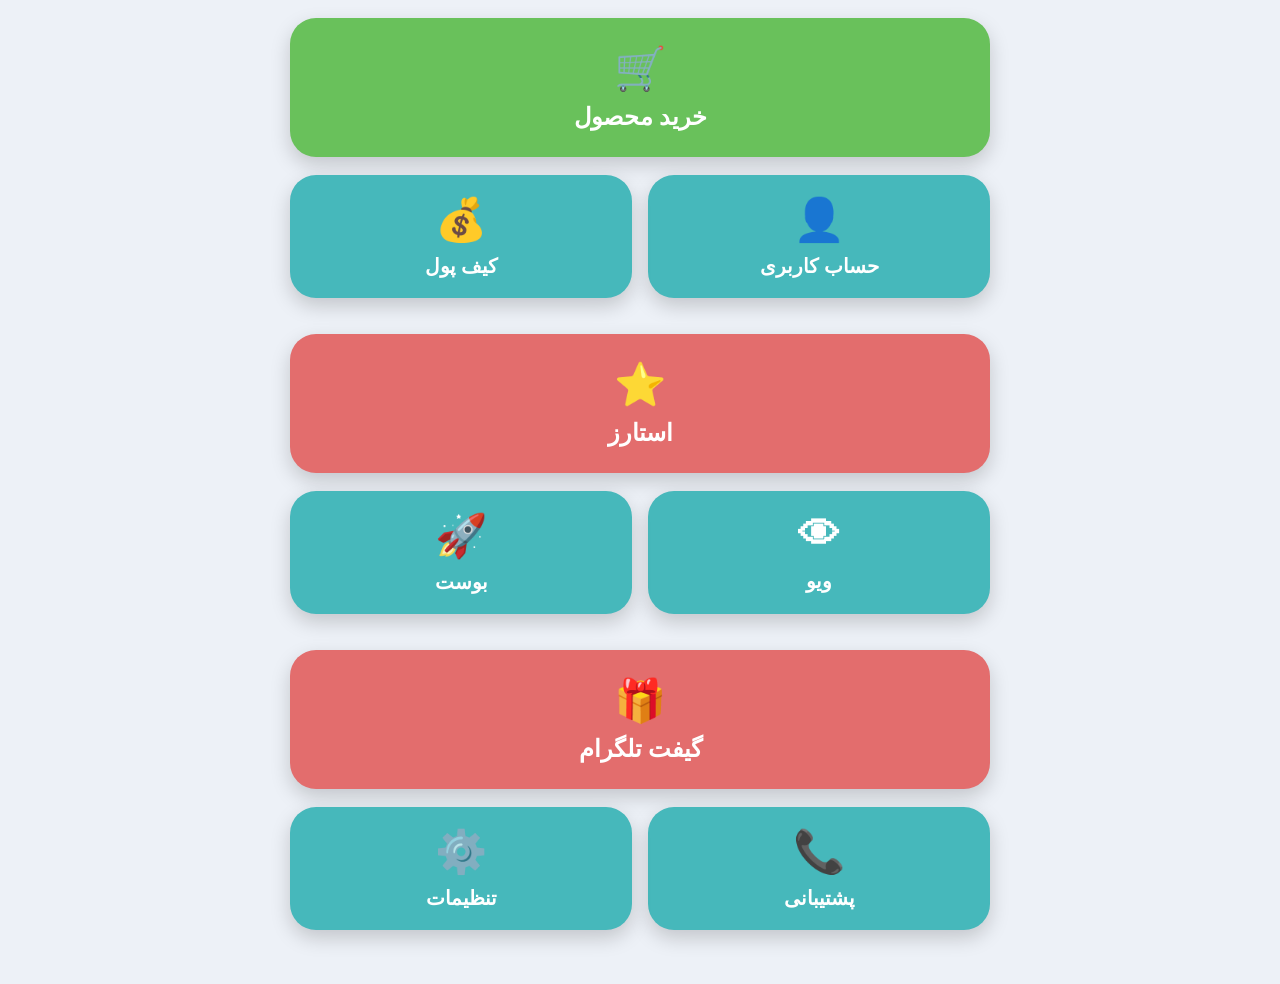
<file: index.html>
<!DOCTYPE html>
<html lang="fa" dir="rtl">
<head>
<meta charset="UTF-8">
<meta name="viewport" content="width=device-width,initial-scale=1">
<title>Telegram Panel</title>

<link rel="stylesheet" href="style.css">

<script src="https://telegram.org/js/telegram-web-app.js"></script>

</head>

<body>

<div class="container">

<div class="card green">
<span>🛒</span>
خرید محصول
</div>

<div class="row">

<div class="card blue">
<span>👤</span>
حساب کاربری
</div>

<div class="card blue">
<span>💰</span>
کیف پول
</div>

</div>

<div class="card red">
<span>⭐</span>
استارز
</div>

<div class="row">

<div class="card blue">
<span>👁</span>
ویو
</div>

<div class="card blue">
<span>🚀</span>
بوست
</div>

</div>

<div class="card red">
<span>🎁</span>
گیفت تلگرام
</div>

<div class="row">

<div class="card blue">
<span>📞</span>
پشتیبانی
</div>

<div class="card blue">
<span>⚙️</span>
تنظیمات
</div>

</div>

</div>

<script>

Telegram.WebApp.ready();
Telegram.WebApp.expand();

</script>

</body>
</html>
</file>
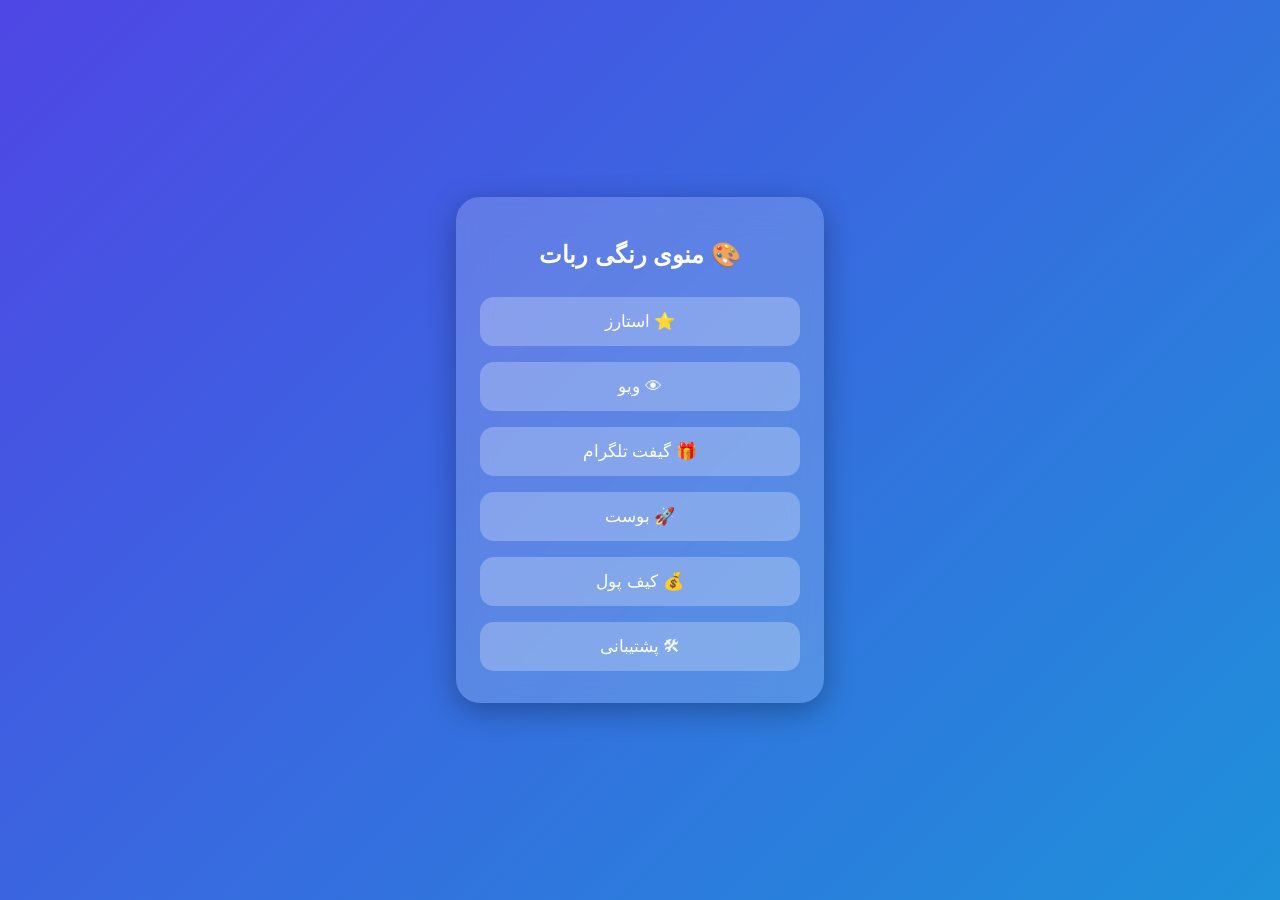
<file: index_backup.html>
<!DOCTYPE html>
<html lang="fa" dir="rtl">
<head>
<meta charset="UTF-8">
<meta name="viewport" content="width=device-width,initial-scale=1">
<title>منوی رنگی</title>
<style>
body{margin:0;font-family:sans-serif;background:linear-gradient(135deg,#4f46e5,#06b6d4,#9333ea);background-size:300% 300%;animation:bg 10s ease infinite;display:flex;justify-content:center;align-items:center;min-height:100vh}
@keyframes bg{0%{background-position:0 50%}50%{background-position:100% 50%}100%{background-position:0 50%}}
.card{background:rgba(255,255,255,.18);backdrop-filter:blur(16px);padding:24px;border-radius:24px;width:320px;box-shadow:0 8px 30px rgba(0,0,0,.3)}
h2{text-align:center;color:#fff}
button{width:100%;padding:14px;margin:8px 0;border:none;border-radius:14px;font-size:17px;background:rgba(255,255,255,.25);color:#fff}
button:hover{transform:scale(1.03)}
</style>
</head>
<body>
<div class="card">
<h2>🎨 منوی رنگی ربات</h2>
<button>⭐ استارز</button>
<button>👁 ویو</button>
<button>🎁 گیفت تلگرام</button>
<button>🚀 بوست</button>
<button>💰 کیف پول</button>
<button>🛠 پشتیبانی</button>
</div>
</body>
</html>
</file>
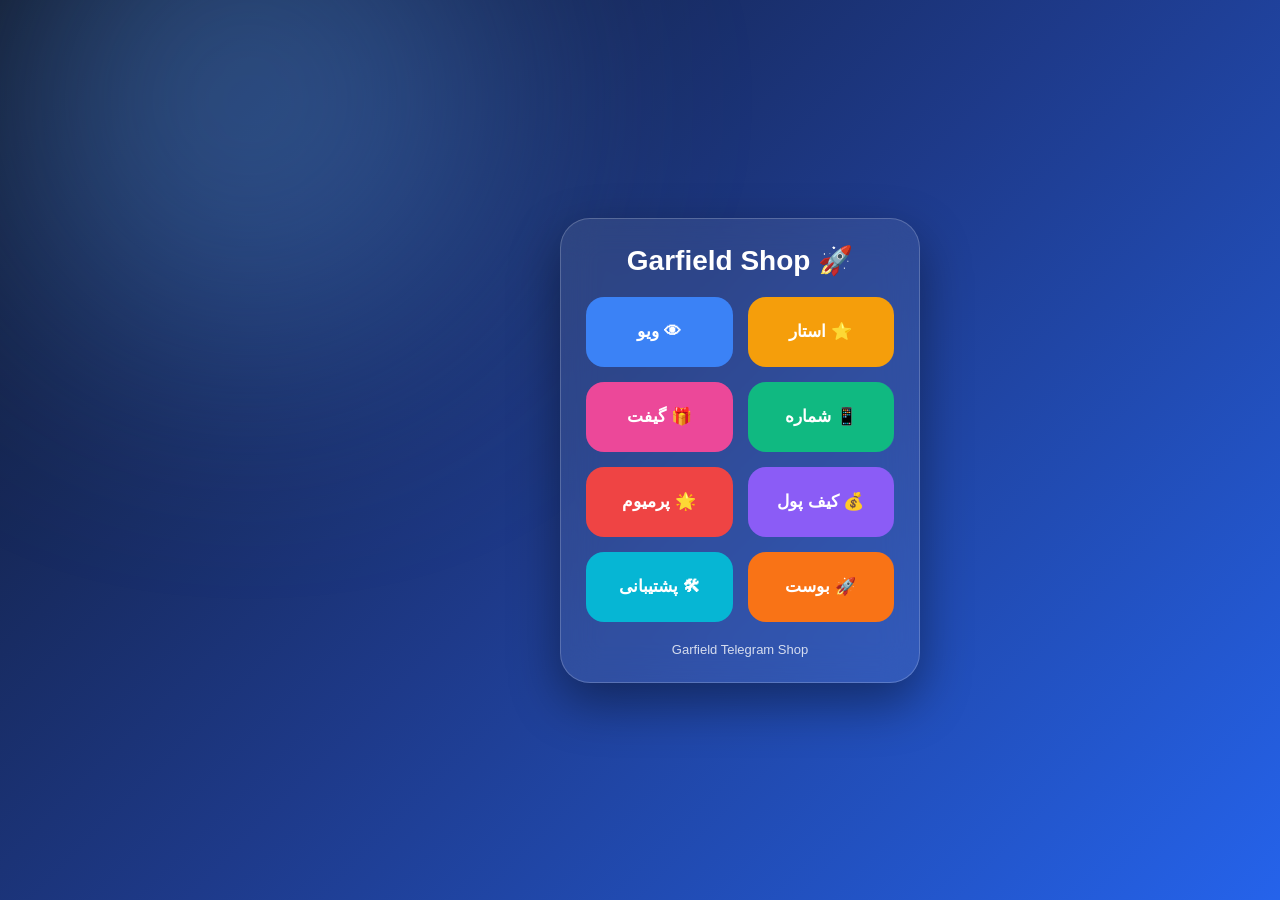
<file: index_old.html>
<!DOCTYPE html>
<html lang="fa" dir="rtl">
<head>
<meta charset="UTF-8">
<meta name="viewport" content="width=device-width,initial-scale=1">
<title>Garfield Shop</title>

<style>
*{
margin:0;
padding:0;
box-sizing:border-box;
font-family:sans-serif;
}

body{
background:linear-gradient(135deg,#0f172a,#1e3a8a,#2563eb);
height:100vh;
display:flex;
justify-content:center;
align-items:center;
overflow:hidden;
}

body:before{
content:"";
position:absolute;
width:500px;
height:500px;
background:#60a5fa55;
border-radius:50%;
filter:blur(120px);
top:-150px;
left:-100px;
}

.card{
width:360px;
backdrop-filter:blur(18px);
background:rgba(255,255,255,.08);
border:1px solid rgba(255,255,255,.2);
border-radius:30px;
padding:25px;
box-shadow:0 20px 50px rgba(0,0,0,.4);
}

h1{
text-align:center;
color:white;
margin-bottom:20px;
font-size:28px;
}

.grid{
display:grid;
grid-template-columns:1fr 1fr;
gap:15px;
}

button{
height:70px;
border:none;
border-radius:18px;
color:white;
font-size:17px;
cursor:pointer;
transition:.3s;
font-weight:bold;
backdrop-filter:blur(20px);
}

button:hover{
transform:scale(1.05);
}

.star{
background:#f59e0b;
}

.view{
background:#3b82f6;
}

.number{
background:#10b981;
}

.gift{
background:#ec4899;
}

.wallet{
background:#8b5cf6;
}

.premium{
background:#ef4444;
}

.support{
background:#06b6d4;
}

.boost{
background:#f97316;
}

.footer{
margin-top:20px;
text-align:center;
color:white;
opacity:.8;
font-size:13px;
}
</style>
</head>

<body>

<div class="card">

<h1>🚀 Garfield Shop</h1>

<div class="grid">

<button class="star">⭐ استار</button>

<button class="view">👁 ویو</button>

<button class="number">📱 شماره</button>

<button class="gift">🎁 گیفت</button>

<button class="wallet">💰 کیف پول</button>

<button class="premium">🌟 پرمیوم</button>

<button class="boost">🚀 بوست</button>

<button class="support">🛠 پشتیبانی</button>

</div>

<div class="footer">
Garfield Telegram Shop
</div>

</div>

</body>
</html>
</file>
<file: style.css>
body{
background:#edf1f7;
margin:0;
padding:18px;
font-family:tahoma;
}

.container{
max-width:700px;
margin:auto;
}

.card{
border-radius:26px;
padding:26px;
margin-bottom:18px;
text-align:center;
color:#fff;
font-size:24px;
font-weight:bold;
box-shadow:0 8px 20px rgba(0,0,0,.18);
transition:.2s;
}

.card:active{
transform:scale(.97);
}

.green{
background:#69c15b;
}

.red{
background:#e36d6d;
}

.blue{
background:#46b8bb;
}

.row{
display:flex;
gap:16px;
margin-bottom:18px;
}

.row .card{
flex:1;
padding:20px;
font-size:20px;
}

.card span{
display:block;
font-size:42px;
margin-bottom:10px;
}
</file>
